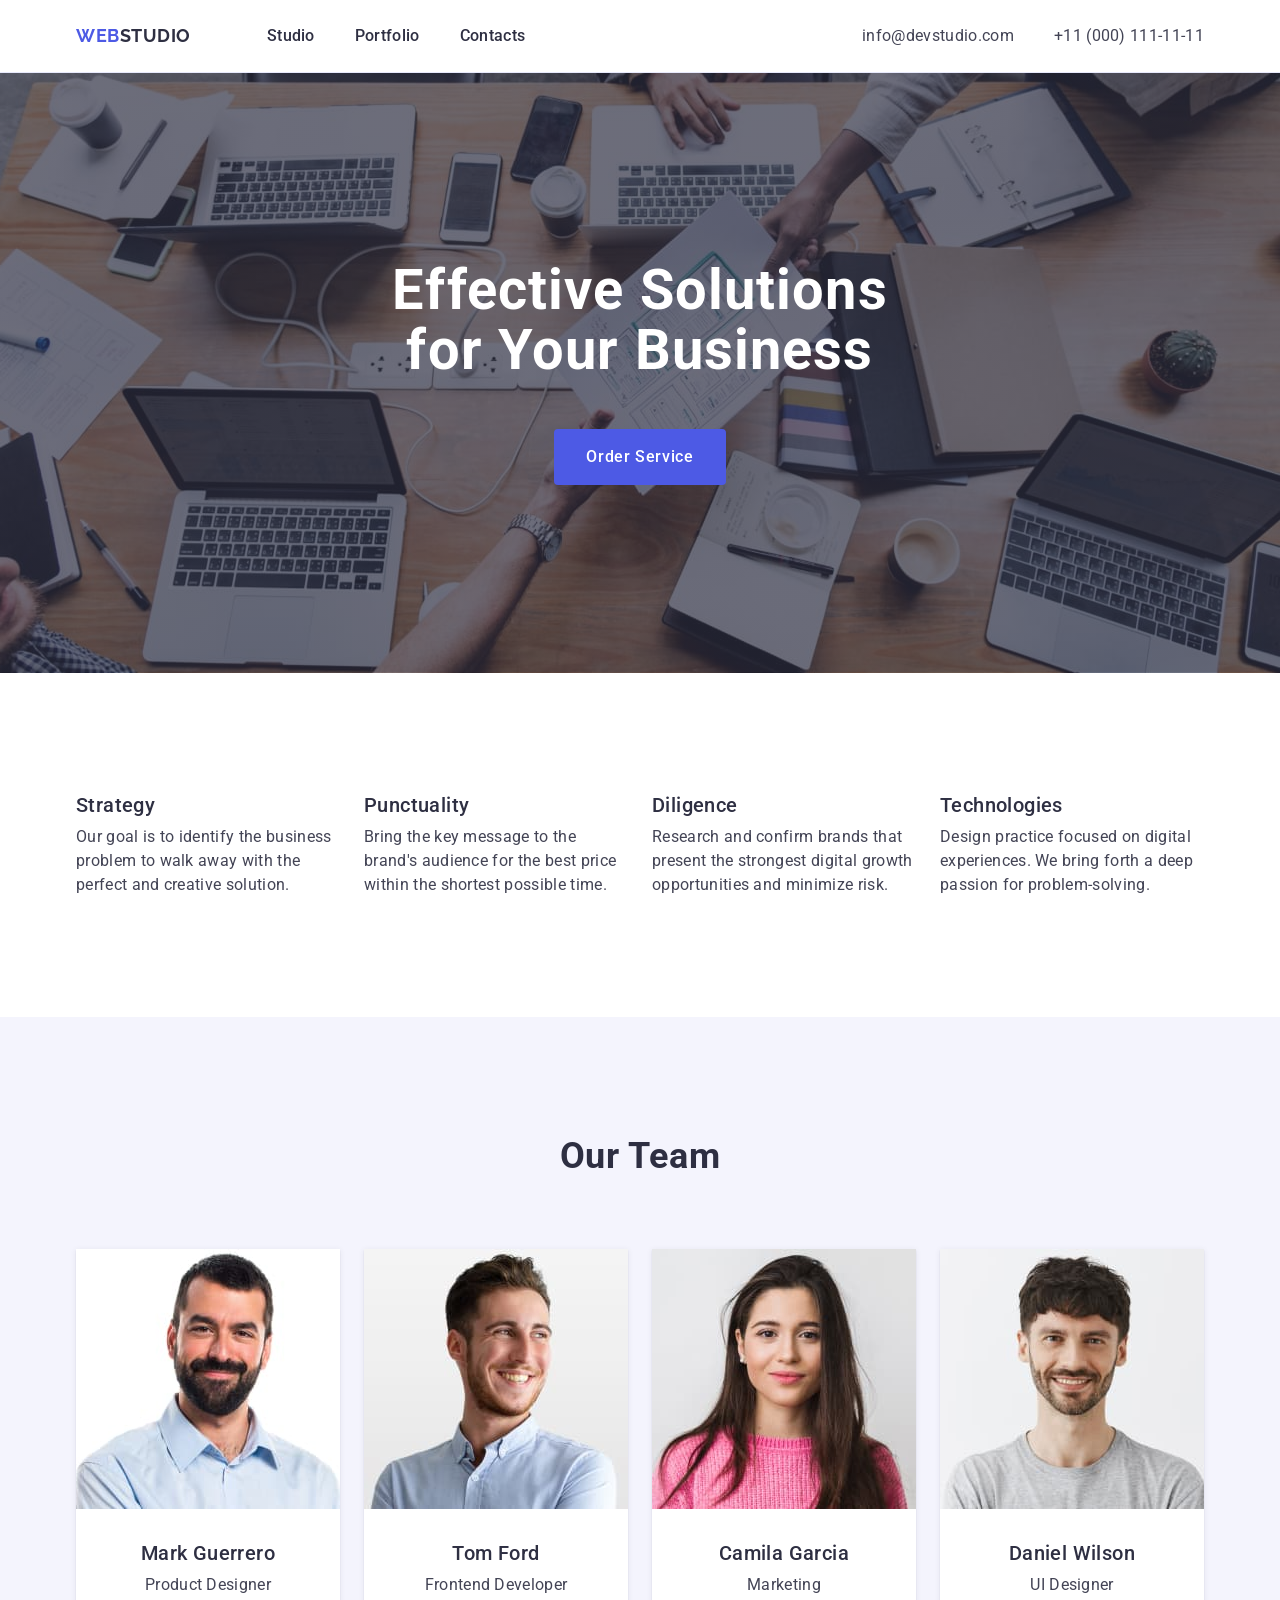
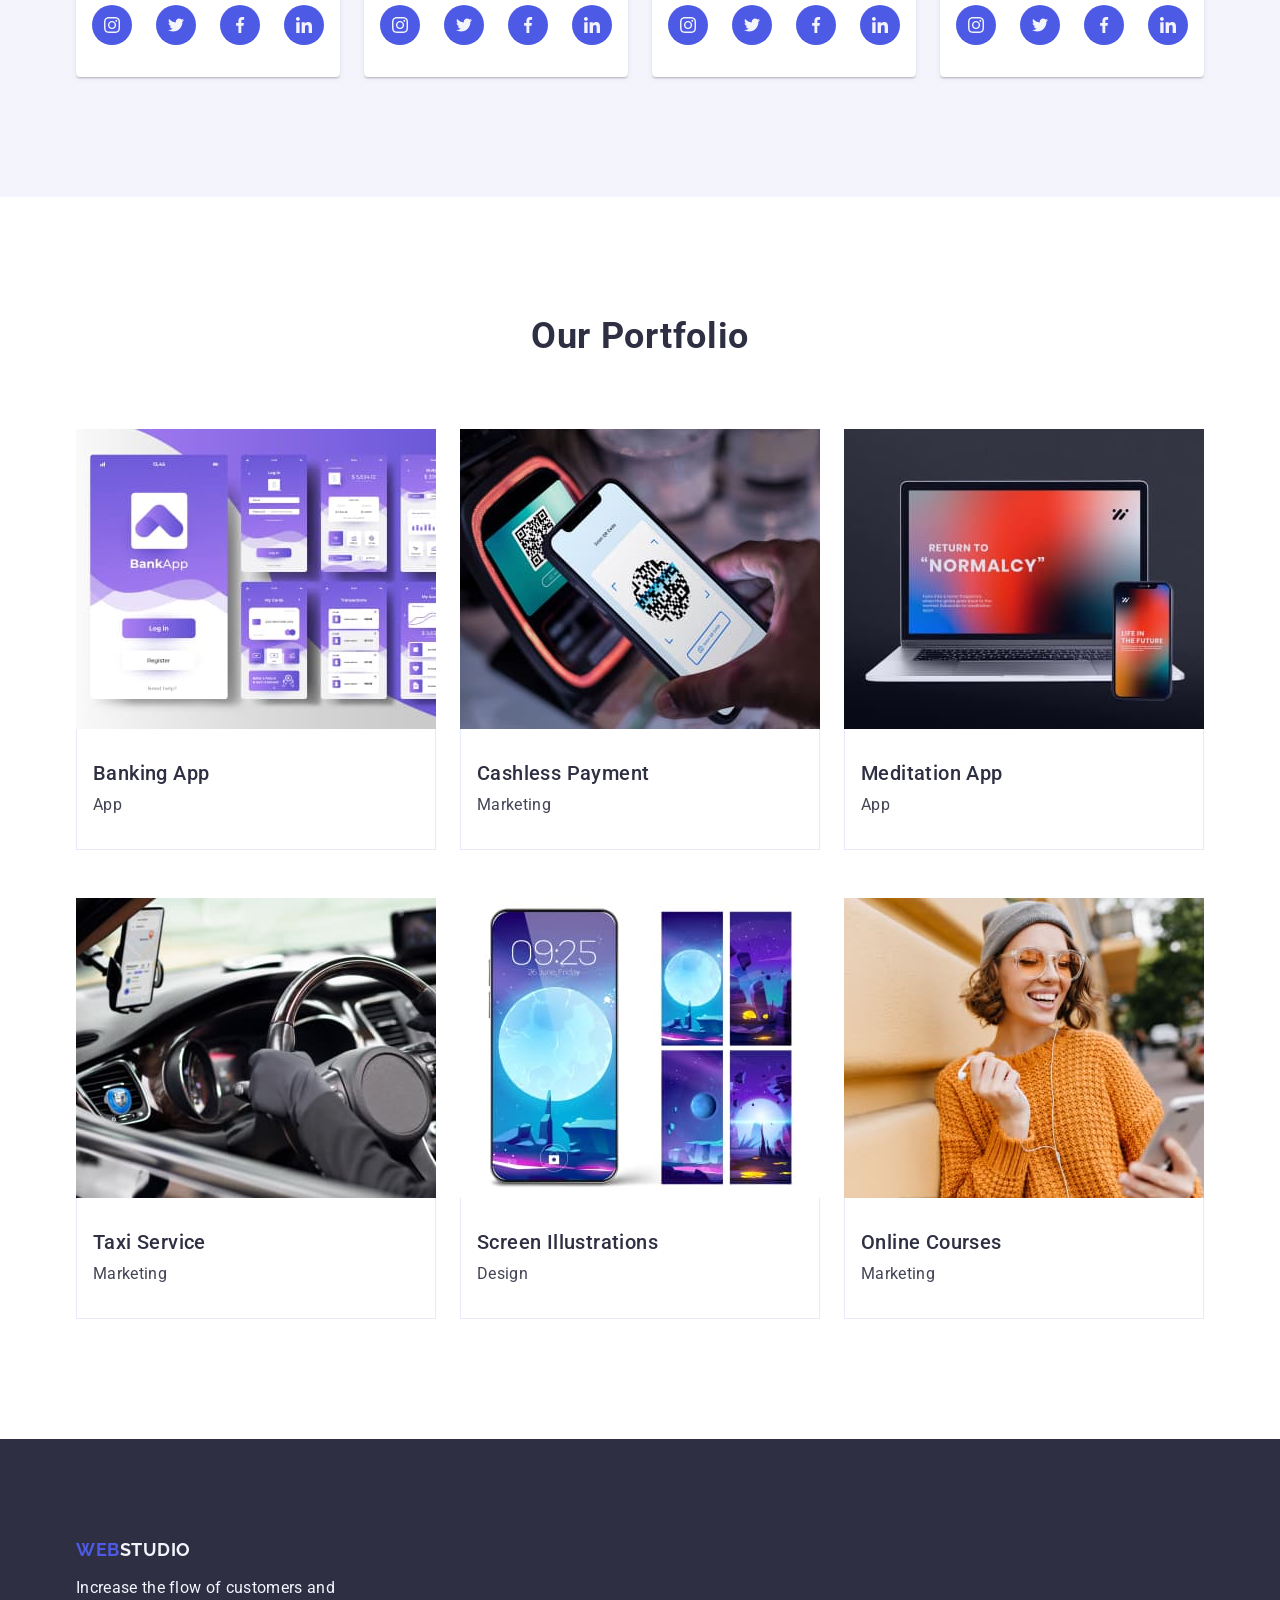
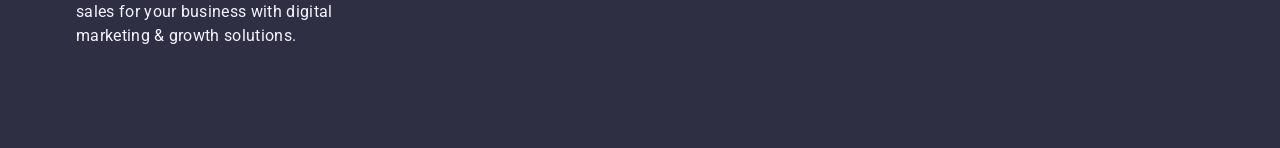
<file: index.html>
<!DOCTYPE html>
<html lang="en">
  <head>
    <meta charset="UTF-8" />
    <meta name="viewport" content="width=device-width, initial-scale=1.0" />
    <title>Web Studio</title>
    <link rel="preconnect" href="https://fonts.googleapis.com" />
    <link rel="preconnect" href="https://fonts.gstatic.com" crossorigin />
    <link
      href="https://fonts.googleapis.com/css2?family=Raleway:wght@700&family=Roboto:wght@400;500;700&display=swap"
      rel="stylesheet"
    />
    <link
      rel="stylesheet"
      href="https://cdnjs.cloudflare.com/ajax/libs/modern-normalize/2.0.0/modern-normalize.min.css"
    />
    <link rel="stylesheet" href="./css/styles.css" />
  </head>
  <body>
    <header class="header">
      <div class="container header-container">
        <nav class="header-navigation">
          <a href="./index.html" class="heder-logo"
            >Web<span class="heder-logo-studio">Studio</span>
          </a>
          <ul class="heder-menu-list">
            <li class="heder-menu-item">
              <a href="./index.html" class="heder-menu-link">Studio</a>
            </li>
            <li class="heder-menu-item">
              <a href="" class="heder-menu-link">Portfolio</a>
            </li>
            <li class="heder-menu-item">
              <a href="" class="heder-menu-link">Contacts</a>
            </li>
          </ul>
        </nav>
        <address class="header-navigation-address">
          <ul class="header-navigation-list">
            <li class="header-navigation-item">
              <a class="header-navigation-link" href="mailto:info@devstudio.com"
                >info@devstudio.com
              </a>
            </li>
            <li class="header-navigation-item">
              <a class="header-navigation-link" href="tel:+110001111111"
                >+11 (000) 111-11-11
              </a>
            </li>
          </ul>
        </address>
      </div>
    </header>
    <main>
      <section class="hero-section">
        <div class="container">
          <h1 class="hero-title">Effective Solutions for Your Business</h1>
          <button class="hero-button" type="button">Order Service</button>
        </div>
      </section>
      <section class="section-possibilities">
        <div class="container">
          <h2 class="visually-hidden">List of possibilities</h2>
          <ul class="list-of-possibilities">
            <li class="possibilities-item">
              <h3 class="possibilities-subtitle">Strategy</h3>
              <p class="possibilities-item-text">
                Our goal is to identify the business problem to walk away with
                the perfect and creative solution.
              </p>
            </li>
            <li class="possibilities-item">
              <h3 class="possibilities-subtitle">Punctuality</h3>
              <p class="possibilities-item-text">
                Bring the key message to the brand's audience for the best price
                within the shortest possible time.
              </p>
            </li>
            <li class="possibilities-item">
              <h3 class="possibilities-subtitle">Diligence</h3>
              <p class="possibilities-item-text">
                Research and confirm brands that present the strongest digital
                growth opportunities and minimize risk.
              </p>
            </li>
            <li class="possibilities-item">
              <h3 class="possibilities-subtitle">Technologies</h3>
              <p class="possibilities-item-text">
                Design practice focused on digital experiences. We bring forth a
                deep passion for problem-solving.
              </p>
            </li>
          </ul>
        </div>
      </section>
      <section class="section-team">
        <div class="container">
          <h2 class="team-title">Our Team</h2>
          <ul class="team-list">
            <li class="team-item">
              <img
                class="team-img"
                src="./images/mark-guerrero.jpg"
                alt="Mark Guerrero"
                width="264"
                height="260"
              />
              <div class="team-container">
                <h3 class="team-name-member">Mark Guerrero</h3>
                <p class="team-function">Product Designer</p>
                <ul class="icon-list">
                  <li class="icon-item">
                    <a class="icon-link" href="">
                      <svg class="icon-team" widch="16" height="16">
                        <use href="./images/icons.svg#icon-instagram"></use>
                      </svg>
                    </a>
                  </li>
                  <li class="icon-item">
                    <a class="icon-link" href="">
                      <svg class="icon-team" widch="16" height="16">
                        <use href="./images/icons.svg#icon-twitter"></use>
                      </svg>
                    </a>
                  </li>
                  <li class="icon-item">
                    <a class="icon-link" href="">
                      <svg class="icon-team" widch="16" height="16">
                        <use href="./images/icons.svg#icon-facebook"></use>
                      </svg>
                    </a>
                  </li>
                  <li class="icon-item">
                    <a class="icon-link" href="">
                      <svg class="icon-team" widch="16" height="16">
                        <use href="./images/icons.svg#icon-linkedin"></use>
                      </svg>
                    </a>
                  </li>
                </ul>
              </div>
            </li>
            <li class="team-item">
              <img
                class="team-img"
                src="./images/tom-ford.jpg"
                alt="Tom Ford"
                width="264"
                height="260"
              />
              <div class="team-container">
                <h3 class="team-name-member">Tom Ford</h3>
                <p class="team-function">Frontend Developer</p>
                <ul class="icon-list">
                  <li class="icon-item">
                    <a class="icon-link">
                      <svg class="icon-team" widch="16" height="16">
                        <use href="./images/icons.svg#icon-instagram"></use>
                      </svg>
                    </a>
                  </li>
                  <li class="icon-item">
                    <a class="icon-link" href="">
                      <svg class="icon-team" widch="16" height="16">
                        <use href="./images/icons.svg#icon-twitter"></use>
                      </svg>
                    </a>
                  </li>
                  <li class="icon-item">
                    <a class="icon-link" href="">
                      <svg class="icon-team" widch="16" height="16">
                        <use href="./images/icons.svg#icon-facebook"></use>
                      </svg>
                    </a>
                  </li>
                  <li class="icon-item">
                    <a class="icon-link" href="">
                      <svg class="icon-team" widch="16" height="16">
                        <use href="./images/icons.svg#icon-linkedin"></use>
                      </svg>
                    </a>
                  </li>
                </ul>
              </div>
            </li>
            <li class="team-item">
              <img
                class="team-img"
                src="./images/camila-garcia.jpg"
                alt="Camila Garcia"
                width="264"
                height="260"
              />
              <div class="team-container">
                <h3 class="team-name-member">Camila Garcia</h3>
                <p class="team-function">Marketing</p>
                <ul class="icon-list">
                  <li class="icon-item">
                    <a class="icon-link" href="">
                      <svg class="icon-team" widch="16" height="16">
                        <use href="./images/icons.svg#icon-instagram"></use>
                      </svg>
                    </a>
                  </li>
                  <li class="icon-item">
                    <a class="icon-link" href="">
                      <svg class="icon-team" widch="16" height="16">
                        <use href="./images/icons.svg#icon-twitter"></use>
                      </svg>
                    </a>
                  </li>
                  <li class="icon-item">
                    <a class="icon-link" href="">
                      <svg class="icon-team" widch="16" height="16">
                        <use href="./images/icons.svg#icon-facebook"></use>
                      </svg>
                    </a>
                  </li>
                  <li class="icon-item">
                    <a class="icon-link" href="">
                      <svg class="icon-team" widch="16" height="16">
                        <use href="./images/icons.svg#icon-linkedin"></use>
                      </svg>
                    </a>
                  </li>
                </ul>
              </div>
            </li>
            <li class="team-item">
              <img
                class="team-img"
                src="./images/daniel-wilson.jpg"
                alt="Daniel Wilson"
                width="264"
                height="260"
              />
              <div class="team-container">
                <h3 class="team-name-member">Daniel Wilson</h3>
                <p class="team-function">UI Designer</p>
                <ul class="icon-list">
                  <li class="icon-item">
                    <a class="icon-link" href="">
                      <svg class="icon-team" widch="16" height="16">
                        <use href="./images/icons.svg#icon-instagram"></use>
                      </svg>
                    </a>
                  </li>
                  <li class="icon-item">
                    <a class="icon-link" href="">
                      <svg class="icon-team" widch="16" height="16">
                        <use href="./images/icons.svg#icon-twitter"></use>
                      </svg>
                    </a>
                  </li>
                  <li class="icon-item">
                    <a class="icon-link" href="">
                      <svg class="icon-team" widch="16" height="16">
                        <use href="./images/icons.svg#icon-facebook"></use>
                      </svg>
                    </a>
                  </li>
                  <li class="icon-item">
                    <a class="icon-link" href="">
                      <svg class="icon-team" widch="16" height="16">
                        <use href="./images/icons.svg#icon-linkedin"></use>
                      </svg>
                    </a>
                  </li>
                </ul>
              </div>
            </li>
          </ul>
        </div>
      </section>
      <section class="section-portfolio">
        <div class="container">
          <h2 class="portfolio-title">Our Portfolio</h2>
          <ul class="portfolio-list">
            <li class="portfolio-item">
              <img
                class="portfolio-img"
                src="./images/banking-app.jpg"
                alt="Banking App"
                width="360"
                height="300"
              />
              <div class="box-portfolio-item">
                <h3 class="portfolio-services">Banking App</h3>
                <p class="portfolio-text">App</p>
              </div>
            </li>
            <li class="portfolio-item">
              <img
                class="portfolio-img"
                src="./images/cashless-payment.jpg"
                alt="Cashless Payment"
                width="360"
                height="300"
              />
              <div class="box-portfolio-item">
                <h3 class="portfolio-services">Cashless Payment</h3>
                <p class="portfolio-text">Marketing</p>
              </div>
            </li>
            <li class="portfolio-item">
              <img
                class="portfolio-img"
                src="./images/meditation-app.jpg"
                alt="Meditation App"
                width="360"
                height="300"
              />
              <div class="box-portfolio-item">
                <h3 class="portfolio-services">Meditation App</h3>
                <p class="portfolio-text">App</p>
              </div>
            </li>
            <li class="portfolio-item">
              <img
                class="portfolio-img"
                src="./images/taxi-service.jpg"
                alt="Taxi Service"
                width="360"
                height="300"
              />
              <div class="box-portfolio-item">
                <h3 class="portfolio-services">Taxi Service</h3>
                <p class="portfolio-text">Marketing</p>
              </div>
            </li>
            <li class="portfolio-item">
              <img
                class="portfolio-img"
                src="./images/screen-illustrations.jpg"
                alt="Screen Illustrations"
                width="360"
                height="300"
              />
              <div class="box-portfolio-item">
                <h3 class="portfolio-services">Screen Illustrations</h3>
                <p class="portfolio-text">Design</p>
              </div>
            </li>
            <li class="portfolio-item">
              <img
                class="portfolio-img"
                src="./images/online-courses.jpg"
                alt="Online Courses"
                width="360"
                height="300"
              />
              <div class="box-portfolio-item">
                <h3 class="portfolio-services">Online Courses</h3>
                <p class="portfolio-text">Marketing</p>
              </div>
            </li>
          </ul>
        </div>
      </section>
    </main>
    <footer class="section-footer">
      <div class="container">
        <a class="footer-logo-link" href="./index.html"
          >Web<span class="footer-logo-studio">Studio</span>
        </a>
        <p class="footer-text">
          Increase the flow of customers and sales for your business with
          digital marketing & growth solutions.
        </p>
      </div>
    </footer>
  </body>
</html>
</file>
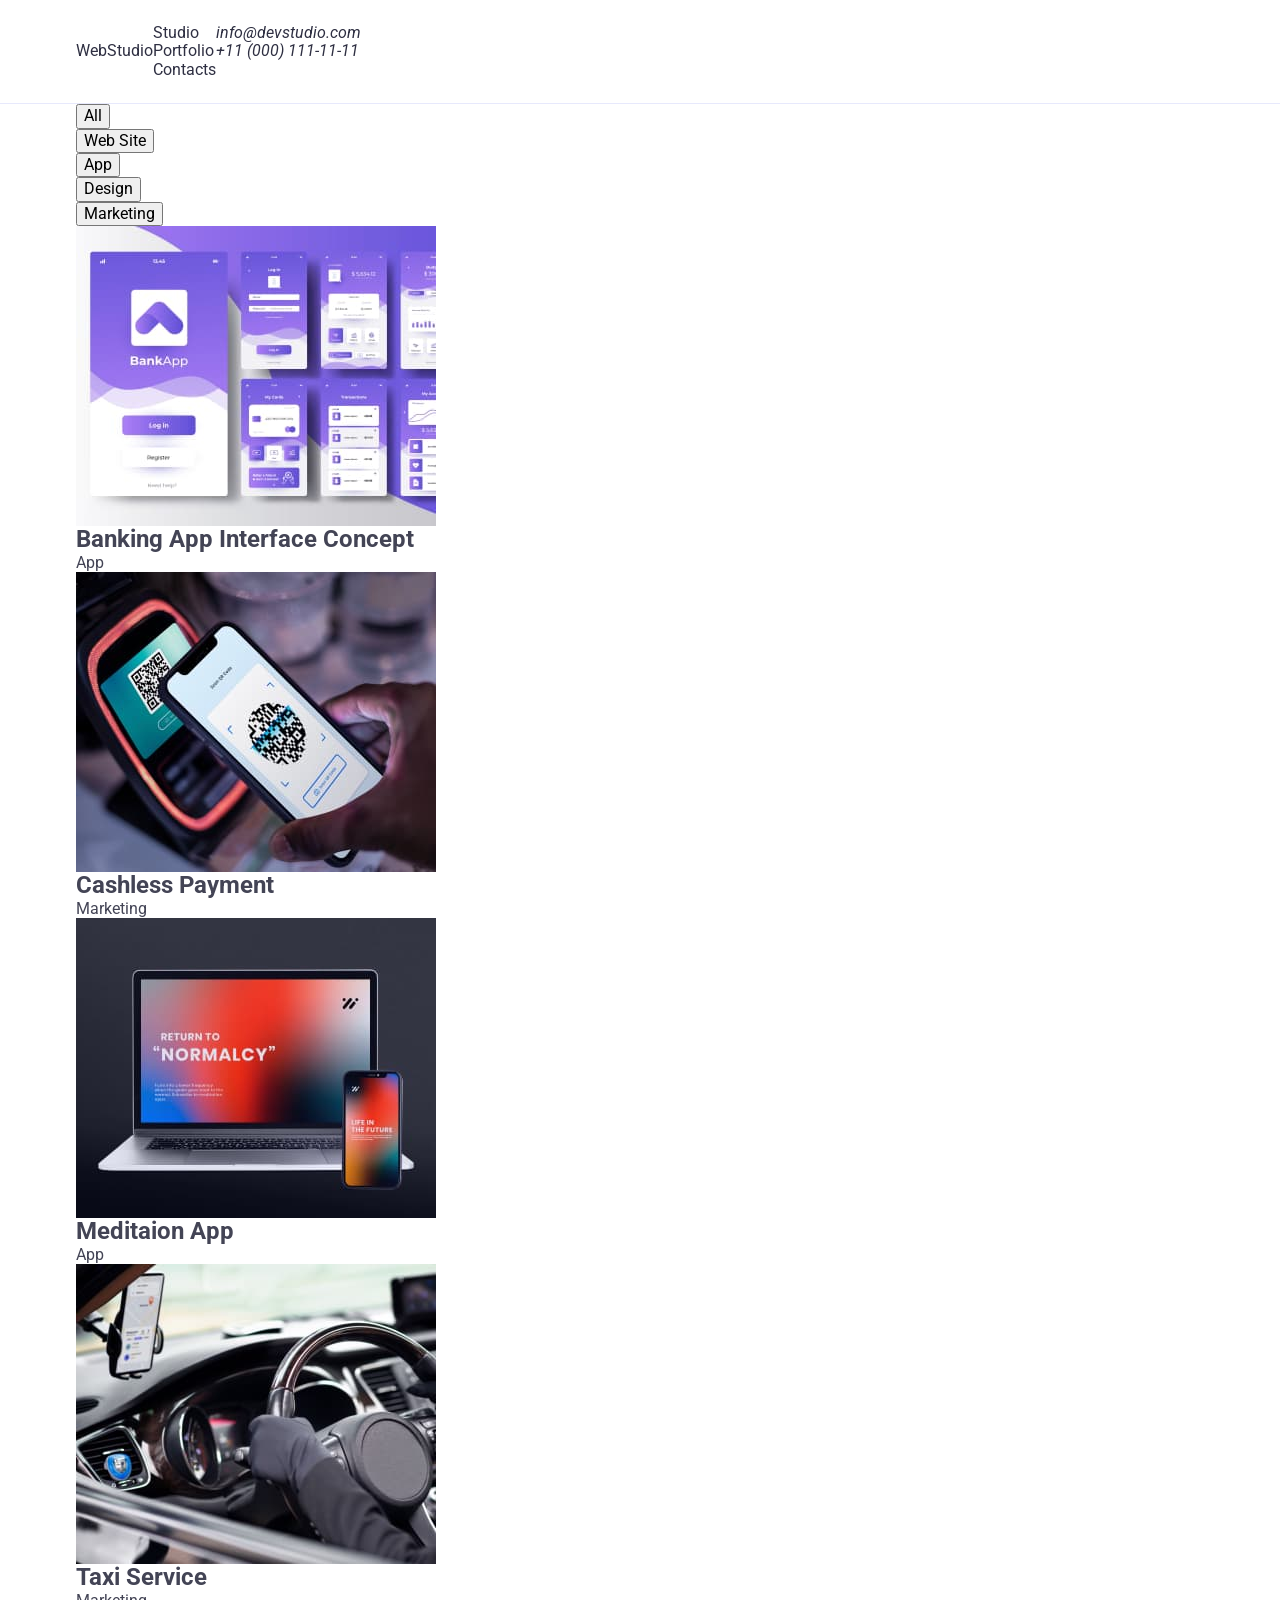
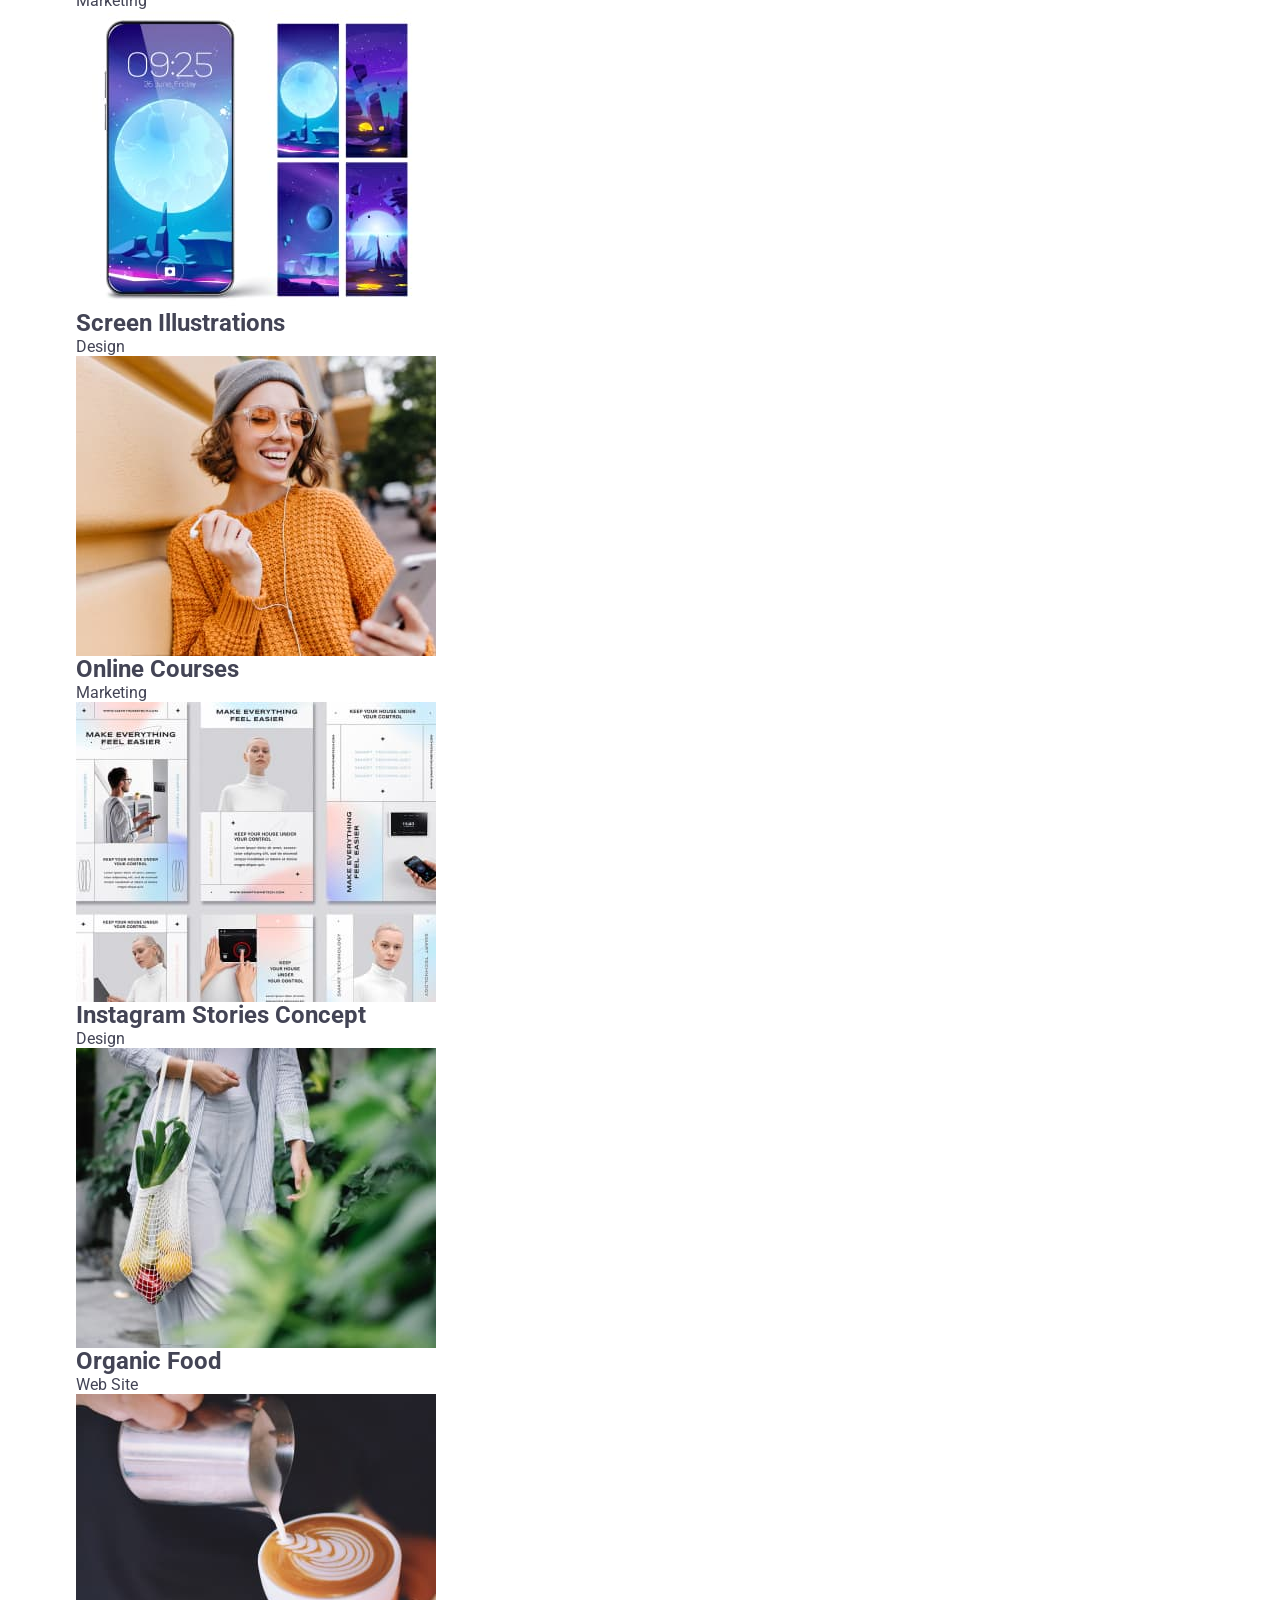
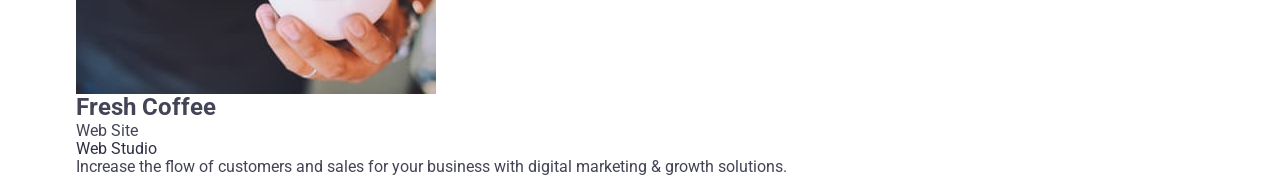
<file: portfolio.html>
<!DOCTYPE html>
<html lang="en">
	<head>
		<meta charset="UTF-8" />
		<meta http-equiv="X-UA-Compatible" content="IE=edge" />
		<meta name="viewport" content="width=device-width, initial-scale=1.0" />
		<title>Portfolio</title>
		<link
			rel="stylesheet"
			href="https://cdnjs.cloudflare.com/ajax/libs/modern-normalize/1.1.0/modern-normalize.min.css"
			integrity="sha512-wpPYUAdjBVSE4KJnH1VR1HeZfpl1ub8YT/NKx4PuQ5NmX2tKuGu6U/JRp5y+Y8XG2tV+wKQpNHVUX03MfMFn9Q=="
			crossorigin="anonymous"
			referrerpolicy="no-referrer"
		/>
		<link rel="preconnect" href="https://fonts.googleapis.com" />
		<link rel="preconnect" href="https://fonts.gstatic.com" crossorigin />
		<link
			href="https://fonts.googleapis.com/css2?family=Raleway:wght@800&family=Roboto:wght@400;500;700&display=swap"
			rel="stylesheet"
		/>
		<link rel="stylesheet" href="./css/styles.css" />
	</head>
	<body>
		<header class="header">
			<div class="container header-container">
				<nav class="header-navigation">
					<a class="header-home-page link" href="./index.html">Web<span class="header-home-page-descr">Studio</span></a>
					<ul class="header-list list">
						<li class="header-item"><a href="./index.html" class="header-link-studio link">Studio</a></li>
						<li class="header-item"><a href="./portfolio.html" class="header-link-portfolio link">Portfolio</a></li>
						<li class="header-item"><a class="header-link-contacts link">Contacts</a></li>
					</ul>
				</nav>
				<address class="header-contacts">
					<ul class="header-contacts-list list">
						<li class="header-contacts-item"
							><a class="header-mailto" href="mailto:info@devstudio.com">info@devstudio.com</a></li
						>
						<li class="header-contacts-item"><a class="header-tel" href="tel:+110001111111">+11 (000) 111-11-11</a></li>
					</ul>
				</address>
			</div>
		</header>
		<main class="main">
			<!-- Activity Section -->
			<section class="activity-section">
				<div class="activity-container container">
					<h1 hidden>Portfolio</h1>
					<ul class="activity-list list">
						<li class="activity-item"><button type="button" class="activity-btn">All</button></li>
						<li class="activity-item"><button type="button" class="activity-btn">Web Site</button></li>
						<li class="activity-item"><button type="button" class="activity-btn">App</button></li>
						<li class="activity-item"><button type="button" class="activity-btn">Design</button></li>
						<li class="activity-item"><button type="button" class="activity-btn">Marketing</button></li>
					</ul>
				</div>
			</section>

			<!-- Service Section -->
			<section class="service-section">
				<div class="container">
					<ul class="service-section-list list">
						<li class="service-item">
							<img
								src="./images/service-section-img-1.jpg"
								alt="Banking App Interface Concept"
								width="360"
								height="300"
							/>
							<div class="service-container-content">
								<h2 class="service-name">Banking App Interface Concept</h2>
								<p class="service-title">App</p>
							</div>
						</li>
						<li class="service-item">
							<img src="./images/service-section-img-2.jpg" alt="Cashless Payment" width="360" height="300" />
							<div class="service-container-content">
								<h2 class="service-name">Cashless Payment</h2>
								<p class="service-title">Marketing</p>
							</div>
						</li>
						<li class="service-item">
							<img src="./images/service-section-img-3.jpg" alt="Meditaion App" width="360" height="300" />
							<div class="service-container-content">
								<h2 class="service-name">Meditaion App</h2>
								<p class="service-title">App</p>
							</div>
						</li>
						<li class="service-item">
							<img src="./images/service-section-img-4.jpg" alt="Taxi Service" width="360" height="300" />
							<div class="service-container-content">
								<h2 class="service-name">Taxi Service</h2>
								<p class="service-title">Marketing</p>
							</div>
						</li>
						<li class="service-item">
							<img src="./images/service-section-img-5.jpg" alt="Screen Illustrations" width="360" height="300" />
							<div class="service-container-content">
								<h2 class="service-name">Screen Illustrations</h2>
								<p class="service-title">Design</p>
							</div>
						</li>
						<li class="service-item">
							<img src="./images/service-section-img-6.jpg" alt="Online Courses" width="360" height="300" />
							<div class="service-container-content">
								<h2 class="service-name">Online Courses</h2>
								<p class="service-title">Marketing</p>
							</div>
						</li>
						<li class="service-item">
							<img src="./images/service-section-img-7.jpg" alt="Instagram Stories Concept" width="360" height="300" />
							<div class="service-container-content">
								<h2 class="service-name">Instagram Stories Concept</h2>
								<p class="service-title">Design</p>
							</div>
						</li>
						<li class="service-item">
							<img src="./images/service-section-img-8.jpg" alt="Organic Food" width="360" height="300" />
							<div class="service-container-content">
								<h2 class="service-name">Organic Food</h2>
								<p class="service-title">Web Site</p>
							</div>
						</li>
						<li class="service-item">
							<img src="./images/service-section-img-9.jpg" alt="Fresh Coffee" width="360" height="300" />
							<div class="service-container-content">
								<h2 class="service-name">Fresh Coffee</h2>
								<p class="service-title">Web Site</p>
							</div>
						</li>
					</ul>
				</div>
			</section>
		</main>
		<footer class="footer">
			<div class="container">
				<a class="footer-link link" href="./index.html">Web <span class="footer-link-descr">Studio</span></a>
				<p class="footer-desc">
					Increase the flow of customers and sales for your business with digital marketing & growth solutions.
				</p>
			</div>
		</footer>
	</body>
</html>
</file>
<file: css/styles.css>
body {
  font-family: "Roboto", sans-serif;
  color: #434455;
  background-color: #fff;
}

ul {
  list-style-type: none;
  margin-top: 0;
  margin-bottom: 0;
  padding-left: 0;
}

a {
  text-decoration: none;
  color: #2e2f42;
}

p,
h1,
h2,
h3,
h4,
h5,
h6 {
  margin-top: 0;
  margin-bottom: 0;
}

.section {
  padding-top: 120px;
  padding-bottom: 120px;
}

.container {
  max-width: 1158px;
  padding-left: 15px;
  padding-right: 15px;
  margin-left: auto;
  margin-right: auto;
}

img {
  display: block;
}

.visually-hidden {
  position: absolute;
  width: 1px;
  height: 1px;
  margin: -1px;
  border: 0;
  padding: 0;
  white-space: nowrap;
  clip-path: inset(100%);
  clip: rect(0 0 0 0);
  overflow: hidden;
}

/* ----------------------------------------------------- */

/* ------------------ Header  ------------------------- */

.header {
  padding-top: 24px;
  padding-bottom: 24px;
  border-bottom: 1px solid #e7e9fc;
}

.header-container {
  display: flex;
}

.header-navigation {
  display: flex;
  align-items: center;
}

.heder-logo {
  font-family: "Raleway", sans-serif;
  font-weight: 700;
  font-size: 18px;
  line-height: 117%;
  letter-spacing: 0.03em;
  text-transform: uppercase;
  color: #4d5ae5;
  margin-right: 76px;
}

.heder-logo-studio {
  font-weight: 700;
  font-size: 18px;
  line-height: 117%;
  letter-spacing: 0.03em;
  text-transform: uppercase;
  color: #2e2f42;
}

.heder-menu-list {
  display: flex;
  gap: 40px;
}

.heder-menu-item {
}

.heder-menu-link {
  font-weight: 500;
  font-size: 16px;
  line-height: 150%;
  letter-spacing: 0.02em;
  color: #2e2f42;
  padding-top: 24px;
  padding-bottom: 24px;
}

.heder-menu-link:hover,
.heder-menu-link:focus {
  color: #404bbf;
}

.header-navigation-address {
  font-style: normal;
  margin-left: auto;
}

.header-navigation-list {
  display: flex;
  gap: 40px;
}

.header-navigation-item {
}

.header-navigation-link {
  font-weight: 400;
  font-size: 16px;
  line-height: 150%;
  letter-spacing: 0.02em;
  color: #434455;
  padding-top: 24px;
  padding-bottom: 24px;
}

.header-navigation-link:hover,
.header-navigation-link:focus {
  color: #404bbf;
}

/* -------------------------------------------------------------------- */

/* --------------------- Hero Section --------------------------------- */

.hero-section {
  background-color: #2e2f42;
  padding: 188px 0;
  margin: 0 auto;

  background-image: linear-gradient(
      rgba(46, 47, 66, 0.7),
      rgba(46, 47, 66, 0.7)
    ),
    url(../images/people-office.jpg);

  background-position: center;
  background-repeat: no-repeat;
  background-size: cover;
  max-width: 1440px;
}

.hero-title {
  font-weight: 700;
  font-size: 56px;
  line-height: 107%;
  letter-spacing: 0.02em;
  text-align: center;
  color: #fff;
  margin: auto;
  margin-bottom: 48px;
  max-width: 496px;
}

.hero-button {
  font-family: inherit;
  font-weight: 500;
  font-size: 16px;
  line-height: 150%;
  letter-spacing: 0.04em;
  color: #fff;

  background: #4d5ae5;
  cursor: pointer;
  display: block;
  border-radius: 4px;
  border: none;

  min-width: 169px;
  height: 56px;
  margin: auto;
  padding: 16px 32px;
}

.hero-button:hover,
.hero-button:focus {
  background: #404bbf;
}

/* ---------------------------------------------------------------- */

/* --------------------- Section Possibilities -------------------- */

.section-possibilities {
  padding-top: 120px;
  padding-bottom: 120px;
}

.list-of-possibilities {
  display: flex;
  gap: 24px;
}

.possibilities-item {
  width: calc((100% - 72px) / 4);
}

.possibilities-subtitle {
  font-weight: 500;
  font-size: 20px;
  line-height: 120%;
  letter-spacing: 0.02em;
  color: #2e2f42;
  margin-bottom: 8px;
}

.possibilities-item-text {
  font-size: 16px;
  line-height: 150%;
  letter-spacing: 0.02em;
  color: #434455;
}

/* ------------------------------------------------------- */

/* --------------------- Section Team -------------------- */

.section-team {
  background-color: #f4f4fd;
  padding-top: 120px;
  padding-bottom: 120px;
}

.team-container {
}

.team-title {
  text-transform: capitalize;
  font-weight: 700;
  font-size: 36px;
  line-height: 111%;
  letter-spacing: 0.02em;
  text-align: center;
  color: #2e2f42;
  margin-bottom: 72px;
}

.team-list {
  display: flex;
  gap: 24px;
}

.team-item {
  background-color: #fff;
  border-radius: 0 0 4px 4px;
  padding: 0px 0px 32px 0px;
  box-shadow: 0 2px 1px 0 rgba(46, 47, 66, 0.08),
    0 1px 1px 0 rgba(46, 47, 66, 0.16), 0 1px 6px 0 rgba(46, 47, 66, 0.08);
  width: 264px;
  height: 428px;
}

.team-img {
}

.team-container {
  padding-top: 32px;
  padding-bottom: 32px;
}

.team-name-member {
  font-weight: 500;
  font-size: 20px;
  line-height: 120%;
  letter-spacing: 0.02em;
  text-align: center;
  color: #2e2f42;
  margin-bottom: 8px;
}

.team-function {
  font-weight: 400;
  font-size: 16px;
  line-height: 150%;
  letter-spacing: 0.02em;
  text-align: center;
  color: #434455;
}

.icon-list {
  display: flex;
  gap: 24px;
  padding-top: 8px;
  padding-left: 16px;
  padding-right: 16px;
}

.icon-item {
  width: 40px;
  height: 40px;
}

.icon-link {
  width: 100%;
  height: 100%;
  display: flex;
  align-items: center;
  justify-content: center;
  background-color: rgba(77, 90, 229, 1);
  border-radius: 50%;
}

.icon-link:hover {
  background-color: rgba(49, 208, 170, 1);
}

.icon-team {
  fill: rgba(244, 244, 253, 1);
}

/* --------------------------------------------------------  */

/* --------------------- Section Portfolio ------------------- */

.section-portfolio {
  padding-top: 120px;
  padding-bottom: 120px;
}

.portfolio-title {
  text-transform: capitalize;
  font-weight: 700;
  font-size: 36px;
  line-height: 111%;
  letter-spacing: 0.02em;
  text-align: center;
  color: #2e2f42;
  margin-bottom: 72px;
}

.portfolio-list {
  display: flex;
  flex-wrap: wrap;
  gap: 48px 24px;
}

.portfolio-item {
}

.portfolio-img {
}

.box-portfolio-item {
  border-bottom: 1px solid #e7e9fc;
  border-left: 1px solid #e7e9fc;
  border-right: 1px solid #e7e9fc;
  padding: 32px 16px;
}

.portfolio-services {
  font-weight: 500;
  font-size: 20px;
  line-height: 120%;
  letter-spacing: 0.02em;
  text-align: left;
  color: #2e2f42;
  margin-bottom: 8px;
}

.portfolio-text {
  font-weight: 400;
  font-size: 16px;
  line-height: 150%;
  letter-spacing: 0.02em;
  text-align: left;
  color: #434455;
}

/* --------------------------------------------------------  */

/* --------------------- Section Footer ------------------- */

.section-footer {
  background-color: #2e2f42;
  padding-top: 100px;
  padding-bottom: 100px;
}

.footer-logo-link {
  font-family: "Raleway", sans-serif;
  font-weight: 700;
  font-size: 18px;
  line-height: 117%;
  letter-spacing: 0.03em;
  text-transform: uppercase;
  color: #4d5ae5;
  display: inline-block;
  margin-bottom: 16px;
}

.footer-logo-studio {
  font-weight: 700;
  font-size: 18px;
  line-height: 117%;
  letter-spacing: 0.03em;
  text-transform: uppercase;
  color: #f4f4fd;
  display: inline-block;
}

.footer-text {
  font-size: 16px;
  line-height: 150%;
  letter-spacing: 0.02em;
  color: #f4f4fd;
  max-width: 264px;
}

/* ---------------------------------------------------------------*/
</file>
